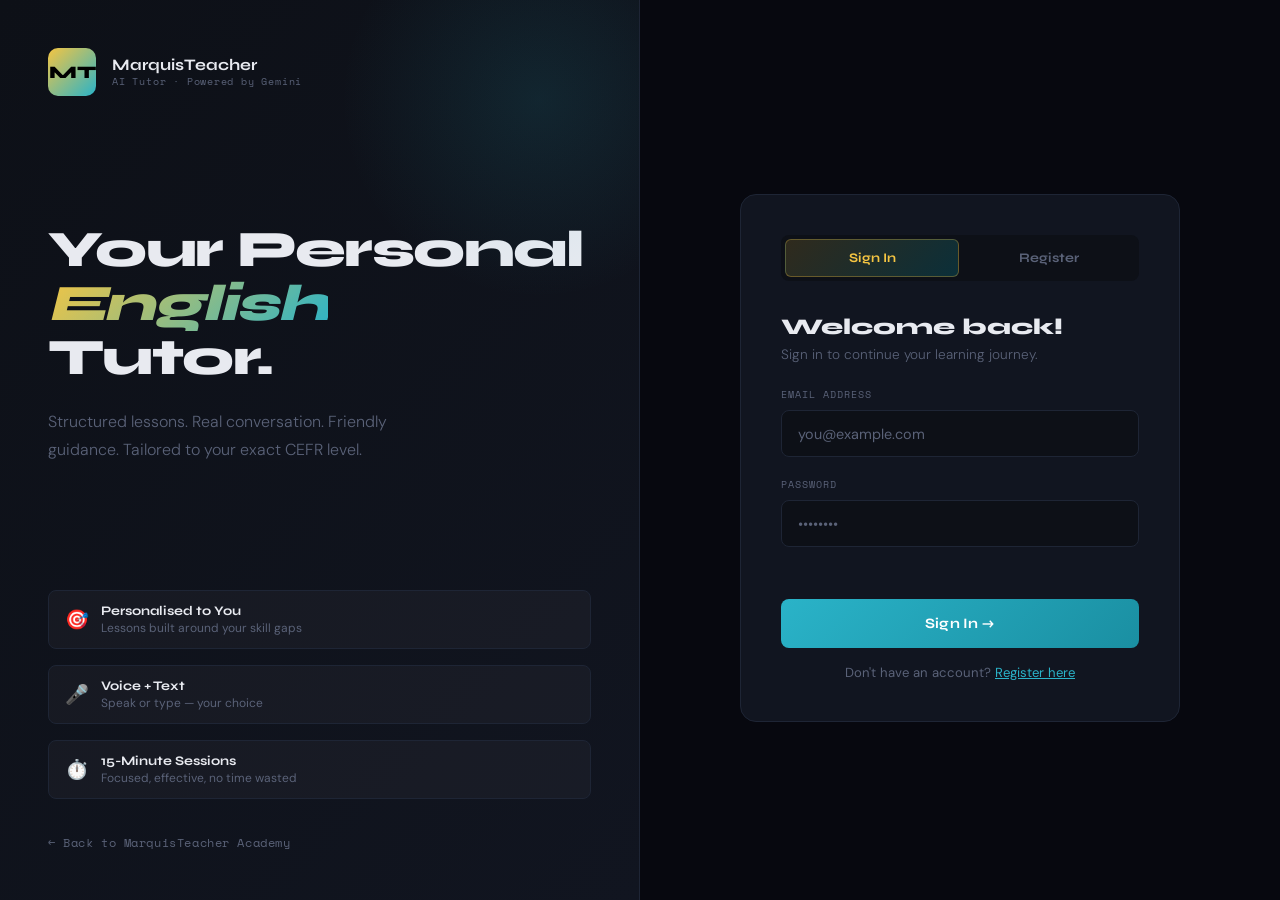
<file: index.html>
<!DOCTYPE html>
<html lang="en">
<head>
<meta charset="UTF-8">
<meta name="viewport" content="width=device-width, initial-scale=1.0">
<title>MarquisTeacher Tutor — Login</title>
<link href="https://fonts.googleapis.com/css2?family=Syne:wght@400;600;700;800&family=DM+Sans:wght@300;400;500&family=Space+Mono:wght@400;700&display=swap" rel="stylesheet">
<link rel="stylesheet" href="style.css">
</head>
<body class="auth-page">

<div class="auth-split">

  <!-- LEFT PANEL -->
  <div class="auth-left">
    <div class="auth-brand">
      <div class="auth-logo">MT</div>
      <div>
        <div class="auth-logo-text">MarquisTeacher</div>
        <div class="auth-logo-sub">AI Tutor · Powered by Gemini</div>
      </div>
    </div>

    <div class="auth-hero-text">
      <h1>Your Personal<br><em>English</em><br>Tutor.</h1>
      <p>Structured lessons. Real conversation. Friendly guidance. Tailored to your exact CEFR level.</p>
    </div>

    <div class="auth-features">
      <div class="auth-feature">
        <div class="af-icon">🎯</div>
        <div>
          <div class="af-title">Personalised to You</div>
          <div class="af-desc">Lessons built around your skill gaps</div>
        </div>
      </div>
      <div class="auth-feature">
        <div class="af-icon">🎤</div>
        <div>
          <div class="af-title">Voice + Text</div>
          <div class="af-desc">Speak or type — your choice</div>
        </div>
      </div>
      <div class="auth-feature">
        <div class="af-icon">⏱️</div>
        <div>
          <div class="af-title">15-Minute Sessions</div>
          <div class="af-desc">Focused, effective, no time wasted</div>
        </div>
      </div>
    </div>

    <div class="auth-back">
      <a href="https://marquisteacher.github.io/MarquisTeacher-Academy" target="_blank">
        ← Back to MarquisTeacher Academy
      </a>
    </div>
  </div>

  <!-- RIGHT PANEL -->
  <div class="auth-right">
    <div class="auth-card">

      <!-- TABS -->
      <div class="auth-tabs">
        <button class="auth-tab active" onclick="switchTab('login')">Sign In</button>
        <button class="auth-tab" onclick="switchTab('register')">Register</button>
      </div>

      <!-- LOGIN FORM -->
      <div id="login-form">
        <div class="auth-form-header">
          <div class="auth-form-title">Welcome back!</div>
          <div class="auth-form-sub">Sign in to continue your learning journey.</div>
        </div>
        <div class="form-field">
          <label class="form-label">Email Address</label>
          <input class="form-input" id="login-email" type="email" placeholder="you@example.com">
        </div>
        <div class="form-field">
          <label class="form-label">Password</label>
          <input class="form-input" id="login-password" type="password" placeholder="••••••••">
        </div>
        <div class="form-error" id="login-error"></div>
        <button class="btn-auth" onclick="handleLogin()">
          <span id="login-btn-text">Sign In →</span>
        </button>
        <div class="auth-switch">
          Don't have an account?
          <span onclick="switchTab('register')">Register here</span>
        </div>
      </div>

      <!-- REGISTER FORM -->
      <div id="register-form" style="display:none">
        <div class="auth-form-header">
          <div class="auth-form-title">Join the Academy!</div>
          <div class="auth-form-sub">Create your account to start learning.</div>
        </div>
        <div class="form-field">
          <label class="form-label">Full Name</label>
          <input class="form-input" id="reg-full-name" type="text" placeholder="Marquis Williams">
        </div>
        <div class="form-field">
          <label class="form-label">Email Address</label>
          <input class="form-input" id="reg-email" type="email" placeholder="you@example.com">
        </div>
        <div class="form-field">
          <label class="form-label">Password</label>
          <input class="form-input" id="reg-password" type="password" placeholder="At least 8 characters">
        </div>
        <div class="form-field">
          <label class="form-label">Your CEFR Level (from exam)</label>
          <div class="level-select-grid">
            <button class="level-sel-btn" data-level="A1" onclick="selectLevel(this)">A1<span>Beginner</span></button>
            <button class="level-sel-btn" data-level="A2" onclick="selectLevel(this)">A2<span>Elementary</span></button>
            <button class="level-sel-btn" data-level="B1" onclick="selectLevel(this)">B1<span>Intermediate</span></button>
            <button class="level-sel-btn" data-level="B2" onclick="selectLevel(this)">B2<span>Upper-Int.</span></button>
            <button class="level-sel-btn" data-level="C1" onclick="selectLevel(this)">C1<span>Advanced</span></button>
            <button class="level-sel-btn" data-level="C2" onclick="selectLevel(this)">C2<span>Mastery</span></button>
          </div>
        </div>
        <div class="form-error" id="reg-error"></div>
        <button class="btn-auth" onclick="handleRegister()">
          <span id="reg-btn-text">Create Account →</span>
        </button>
        <div class="auth-switch">
          Already have an account?
          <span onclick="switchTab('login')">Sign in here</span>
        </div>
      </div>

    </div>
  </div>

</div>

<script src="auth.js"></script>
</body>
</html>
</file>
<file: style.css>
/* ============================================================
   MarquisTeacher AI Tutor — Stylesheet
   Fonts: Syne · DM Sans · Space Mono
   ============================================================ */

:root {
  --bg:         #07080f;
  --surface:    #0d1017;
  --card:       #111520;
  --border:     #1e2535;
  --teal:       #2ab3c8;
  --teal-dark:  #1a8fa2;
  --teal-light: #7dd8e8;
  --gold:       #f5c542;
  --green:      #00e676;
  --red:        #ff4444;
  --purple:     #bb86fc;
  --orange:     #ff9800;
  --text:       #e8eaf0;
  --muted:      #5a6278;
  --white:      #ffffff;
  --cream:      #faf7f2;

  --font-display: 'Syne', sans-serif;
  --font-mono:    'Space Mono', monospace;
  --font-body:    'DM Sans', sans-serif;

  --level-a1: #2ab3c8;
  --level-a2: #27ae60;
  --level-b1: #f39c12;
  --level-b2: #e67e22;
  --level-c1: #e74c3c;
  --level-c2: #8e44ad;
}

* { margin:0; padding:0; box-sizing:border-box; }
html { scroll-behavior:smooth; }

body {
  font-family: var(--font-body);
  background: var(--bg);
  color: var(--text);
  min-height: 100vh;
  overflow-x: hidden;
}

/* Grid bg */
body::before {
  content:'';
  position:fixed; inset:0;
  background-image:
    linear-gradient(rgba(0,229,255,0.025) 1px, transparent 1px),
    linear-gradient(90deg, rgba(0,229,255,0.025) 1px, transparent 1px);
  background-size: 40px 40px;
  pointer-events:none;
  z-index:0;
}

/* ── AUTH PAGE ───────────────────────────────────────────────── */
.auth-page { overflow:hidden; }

.auth-split {
  display:grid;
  grid-template-columns:1fr 1fr;
  min-height:100vh;
  position:relative;
  z-index:1;
}

/* Left panel */
.auth-left {
  background: linear-gradient(135deg, #0d1017 0%, #111520 100%);
  padding:3rem;
  display:flex;
  flex-direction:column;
  justify-content:space-between;
  border-right:1px solid var(--border);
  position:relative;
  overflow:hidden;
}

.auth-left::before {
  content:'';
  position:absolute;
  top:-100px; right:-100px;
  width:400px; height:400px;
  background:radial-gradient(circle, rgba(42,179,200,0.12) 0%, transparent 70%);
  pointer-events:none;
}

.auth-brand {
  display:flex;
  align-items:center;
  gap:1rem;
}

.auth-logo {
  width:48px; height:48px;
  border-radius:10px;
  background:linear-gradient(135deg, var(--gold), var(--teal));
  display:flex;
  align-items:center;
  justify-content:center;
  font-family:var(--font-display);
  font-weight:800;
  font-size:1.1rem;
  color:#000;
}

.auth-logo-text {
  font-family:var(--font-display);
  font-size:1rem;
  font-weight:700;
  color:var(--text);
}

.auth-logo-sub {
  font-family:var(--font-mono);
  font-size:0.62rem;
  color:var(--muted);
  letter-spacing:0.08em;
}

.auth-hero-text {
  flex:1;
  display:flex;
  flex-direction:column;
  justify-content:center;
  padding:2rem 0;
}

.auth-hero-text h1 {
  font-family:var(--font-display);
  font-size:clamp(2.5rem, 4vw, 4rem);
  font-weight:800;
  line-height:1.05;
  letter-spacing:-0.03em;
  margin-bottom:1.5rem;
  color:var(--text);
}

.auth-hero-text h1 em {
  font-style:italic;
  background:linear-gradient(135deg, var(--gold), var(--teal));
  -webkit-background-clip:text;
  -webkit-text-fill-color:transparent;
  background-clip:text;
}

.auth-hero-text p {
  font-size:1rem;
  color:var(--muted);
  line-height:1.7;
  font-weight:300;
  max-width:380px;
}

.auth-features {
  display:flex;
  flex-direction:column;
  gap:1rem;
  margin-bottom:2rem;
}

.auth-feature {
  display:flex;
  align-items:center;
  gap:0.75rem;
  padding:0.75rem 1rem;
  background:rgba(255,255,255,0.03);
  border:1px solid var(--border);
  border-radius:8px;
}

.af-icon { font-size:1.2rem; }

.af-title {
  font-family:var(--font-display);
  font-size:0.82rem;
  font-weight:700;
  color:var(--text);
}

.af-desc {
  font-size:0.75rem;
  color:var(--muted);
  margin-top:1px;
}

.auth-back a {
  font-family:var(--font-mono);
  font-size:0.72rem;
  color:var(--muted);
  text-decoration:none;
  letter-spacing:0.05em;
  transition:color 0.2s;
}

.auth-back a:hover { color:var(--teal); }

/* Right panel */
.auth-right {
  display:flex;
  align-items:center;
  justify-content:center;
  padding:2rem;
  background:var(--bg);
  overflow-y:auto;
  align-items:flex-start;
  padding-top:3rem;
}

.auth-card {
  background:var(--card);
  border:1px solid var(--border);
  border-radius:16px;
  padding:2.5rem;
  width:100%;
  max-width:440px;
  position:relative;
  z-index:1;
  margin:auto 0;
}

.auth-tabs {
  display:flex;
  gap:4px;
  background:var(--surface);
  border-radius:8px;
  padding:4px;
  margin-bottom:2rem;
}

.auth-tab {
  flex:1;
  padding:0.6rem;
  border-radius:6px;
  border:none;
  background:transparent;
  color:var(--muted);
  font-family:var(--font-display);
  font-size:0.82rem;
  font-weight:700;
  cursor:pointer;
  transition:all 0.2s;
}

.auth-tab.active {
  background:linear-gradient(135deg, rgba(245,197,66,0.15), rgba(0,229,255,0.15));
  color:var(--gold);
  border:1px solid rgba(245,197,66,0.3);
}

.auth-form-header { margin-bottom:1.5rem; }

.auth-form-title {
  font-family:var(--font-display);
  font-size:1.4rem;
  font-weight:800;
  color:var(--text);
  margin-bottom:0.4rem;
}

.auth-form-sub {
  font-size:0.85rem;
  color:var(--muted);
  font-weight:300;
}

.form-field { margin-bottom:1.25rem; }

.form-label {
  display:block;
  font-family:var(--font-mono);
  font-size:0.62rem;
  text-transform:uppercase;
  letter-spacing:0.1em;
  color:var(--muted);
  margin-bottom:0.5rem;
}

.form-input {
  width:100%;
  background:var(--surface);
  border:1px solid var(--border);
  border-radius:8px;
  padding:0.85rem 1rem;
  color:var(--text);
  font-family:var(--font-body);
  font-size:0.9rem;
  outline:none;
  transition:border-color 0.2s;
}

.form-input:focus { border-color:var(--teal); }
.form-input::placeholder { color:var(--muted); }

.level-select-grid {
  display:grid;
  grid-template-columns:repeat(3,1fr);
  gap:6px;
}

.level-sel-btn {
  padding:0.6rem 0.4rem;
  border:1px solid var(--border);
  border-radius:8px;
  background:var(--surface);
  color:var(--text);
  font-family:var(--font-mono);
  font-size:0.9rem;
  font-weight:700;
  cursor:pointer;
  transition:all 0.2s;
  display:flex;
  flex-direction:column;
  align-items:center;
  gap:2px;
}

.level-sel-btn span {
  font-family:var(--font-body);
  font-size:0.6rem;
  font-weight:400;
  color:var(--muted);
}

.level-sel-btn:hover,
.level-sel-btn.selected {
  border-color:var(--teal);
  background:rgba(42,179,200,0.1);
  color:var(--teal);
}

.level-sel-btn.selected span { color:var(--teal); }

.form-error {
  font-size:0.8rem;
  color:var(--red);
  margin-bottom:0.75rem;
  min-height:1.2rem;
}

.btn-auth {
  width:100%;
  padding:1rem;
  background:linear-gradient(135deg, var(--teal), var(--teal-dark));
  color:white;
  border:none;
  border-radius:8px;
  font-family:var(--font-display);
  font-size:0.9rem;
  font-weight:700;
  cursor:pointer;
  transition:all 0.25s;
  letter-spacing:0.02em;
  margin-bottom:1rem;
}

.btn-auth:hover {
  transform:translateY(-2px);
  box-shadow:0 8px 24px rgba(42,179,200,0.3);
}

.btn-auth:disabled {
  opacity:0.6;
  cursor:not-allowed;
  transform:none;
}

.btn-auth-outline {
  width:100%;
  padding:0.85rem;
  background:transparent;
  color:var(--teal);
  border:1px solid var(--teal);
  border-radius:8px;
  font-family:var(--font-display);
  font-size:0.9rem;
  font-weight:700;
  cursor:pointer;
  transition:all 0.25s;
}

.btn-auth-outline:hover {
  background:rgba(42,179,200,0.1);
}

.auth-switch {
  text-align:center;
  font-size:0.82rem;
  color:var(--muted);
}

.auth-switch span {
  color:var(--teal);
  cursor:pointer;
  text-decoration:underline;
}

/* ── TUTOR NAV (shared) ──────────────────────────────────────── */
.tutor-nav {
  position:fixed;
  top:0; left:0; right:0;
  z-index:100;
  padding:1rem 2rem;
  display:flex;
  align-items:center;
  justify-content:space-between;
  background:rgba(7,8,15,0.92);
  backdrop-filter:blur(12px);
  border-bottom:1px solid var(--border);
}

.tutor-nav-brand {
  display:flex;
  align-items:center;
  gap:0.75rem;
}

.nav-logo-mark {
  width:36px; height:36px;
  border-radius:8px;
  background:linear-gradient(135deg, var(--gold), var(--teal));
  display:flex;
  align-items:center;
  justify-content:center;
  font-family:var(--font-display);
  font-weight:800;
  font-size:0.85rem;
  color:#000;
  flex-shrink:0;
}

.nav-logo-mark.small {
  width:30px; height:30px;
  font-size:0.72rem;
}

.nav-brand-name {
  font-family:var(--font-display);
  font-size:0.9rem;
  font-weight:700;
  color:var(--text);
}

.nav-brand-sub {
  font-family:var(--font-mono);
  font-size:0.6rem;
  color:var(--muted);
  letter-spacing:0.05em;
}

.tutor-nav-right {
  display:flex;
  align-items:center;
  gap:1rem;
}

.nav-user {
  font-family:var(--font-mono);
  font-size:0.75rem;
  color:var(--muted);
}

.btn-logout {
  padding:0.5rem 1rem;
  background:transparent;
  border:1px solid var(--border);
  border-radius:6px;
  color:var(--muted);
  font-family:var(--font-display);
  font-size:0.75rem;
  font-weight:600;
  cursor:pointer;
  transition:all 0.2s;
}

.btn-logout:hover {
  border-color:var(--red);
  color:var(--red);
}

/* ── DASHBOARD ───────────────────────────────────────────────── */


.dashboard-main {
  max-width:1200px;
  margin:0 auto;
  padding:6rem 2rem 3rem;
  position:relative;
  z-index:1;
}

.dash-hero {
  display:flex;
  align-items:center;
  justify-content:space-between;
  background:var(--card);
  border:1px solid var(--border);
  border-radius:16px;
  padding:2.5rem;
  margin-bottom:1.5rem;
  position:relative;
  overflow:hidden;
}

.dash-hero::before {
  content:'';
  position:absolute;
  right:-100px; top:-100px;
  width:400px; height:400px;
  background:radial-gradient(circle, rgba(42,179,200,0.08) 0%, transparent 70%);
  pointer-events:none;
}

.dash-greeting {
  font-family:var(--font-mono);
  font-size:0.72rem;
  color:var(--teal);
  text-transform:uppercase;
  letter-spacing:0.1em;
  margin-bottom:0.5rem;
}

.dash-name {
  font-family:var(--font-display);
  font-size:2.2rem;
  font-weight:800;
  color:var(--text);
  letter-spacing:-0.02em;
  margin-bottom:0.5rem;
}

.dash-tagline {
  font-size:0.9rem;
  color:var(--muted);
  font-weight:300;
  max-width:400px;
  line-height:1.6;
}

.dash-level-badge {
  text-align:center;
  background:rgba(255,255,255,0.03);
  border:1px solid var(--border);
  border-radius:12px;
  padding:1.5rem 2rem;
  flex-shrink:0;
}

.dlb-code {
  font-family:var(--font-display);
  font-size:3rem;
  font-weight:800;
  line-height:1;
  margin-bottom:0.25rem;
}

.dlb-name {
  font-size:0.85rem;
  color:var(--muted);
  margin-bottom:0.4rem;
}

.dlb-label {
  font-family:var(--font-mono);
  font-size:0.6rem;
  color:var(--muted);
  text-transform:uppercase;
  letter-spacing:0.1em;
}

.dash-stats {
  display:grid;
  grid-template-columns:repeat(4,1fr);
  gap:1rem;
  margin-bottom:1.5rem;
}

.dash-stat-card {
  background:var(--card);
  border:1px solid var(--border);
  border-radius:12px;
  padding:1.5rem;
  text-align:center;
  transition:border-color 0.2s;
}

.dash-stat-card:hover { border-color:var(--teal); }

.dsc-num {
  font-family:var(--font-display);
  font-size:2rem;
  font-weight:800;
  color:var(--teal);
  display:block;
}

.dsc-label {
  font-family:var(--font-mono);
  font-size:0.65rem;
  color:var(--muted);
  text-transform:uppercase;
  letter-spacing:0.08em;
  margin-top:0.3rem;
}

.dash-grid {
  display:grid;
  grid-template-columns:1fr 1fr;
  gap:1rem;
}

.dash-card {
  background:var(--card);
  border:1px solid var(--border);
  border-radius:16px;
  padding:2rem;
}

.dash-card-full {
  grid-column:1 / -1;
}

.dash-card-primary {
  background:linear-gradient(135deg, #0d1320 0%, #111a2e 100%);
  border-color:rgba(42,179,200,0.3);
  position:relative;
  overflow:hidden;
}

.dash-card-primary::before {
  content:'';
  position:absolute;
  bottom:-80px; right:-80px;
  width:300px; height:300px;
  background:radial-gradient(circle, rgba(42,179,200,0.1) 0%, transparent 70%);
  pointer-events:none;
}

.dc-tag {
  font-family:var(--font-mono);
  font-size:0.65rem;
  color:var(--teal);
  text-transform:uppercase;
  letter-spacing:0.12em;
  margin-bottom:0.75rem;
}

.dc-title {
  font-family:var(--font-display);
  font-size:1.6rem;
  font-weight:800;
  color:var(--text);
  line-height:1.15;
  margin-bottom:0.75rem;
  letter-spacing:-0.02em;
}

.dc-title-sm {
  font-family:var(--font-display);
  font-size:1rem;
  font-weight:700;
  color:var(--text);
  margin-bottom:1rem;
}

.dc-desc {
  font-size:0.85rem;
  color:var(--muted);
  line-height:1.6;
  font-weight:300;
  margin-bottom:1.5rem;
}

.session-breakdown {
  display:flex;
  align-items:center;
  gap:1rem;
  background:rgba(255,255,255,0.04);
  border:1px solid var(--border);
  border-radius:10px;
  padding:1rem;
  margin-bottom:1.5rem;
}

.sb-item { text-align:center; flex:1; }

.sb-time {
  font-family:var(--font-display);
  font-size:1.4rem;
  font-weight:800;
  color:var(--gold);
}

.sb-label {
  font-size:0.75rem;
  color:var(--muted);
  margin:0.2rem 0;
}

.sb-icons { font-size:0.85rem; }

.sb-divider {
  font-size:1.2rem;
  color:var(--teal);
  font-weight:700;
}

.btn-start-session {
  width:100%;
  padding:1rem;
  background:linear-gradient(135deg, var(--teal), var(--teal-dark));
  color:white;
  border:none;
  border-radius:8px;
  font-family:var(--font-display);
  font-size:1rem;
  font-weight:700;
  cursor:pointer;
  transition:all 0.25s;
  position:relative;
  z-index:1;
}

.btn-start-session:hover {
  transform:translateY(-2px);
  box-shadow:0 8px 24px rgba(42,179,200,0.35);
}

.skill-snapshot {
  display:flex;
  flex-direction:column;
  gap:0.75rem;
  margin-bottom:1rem;
}

.ss-item {
  display:flex;
  align-items:center;
  gap:0.75rem;
}

.ss-label {
  font-size:0.78rem;
  color:var(--text);
  min-width:110px;
}

.ss-bar-wrap {
  flex:1;
  height:6px;
  background:rgba(255,255,255,0.06);
  border-radius:3px;
  overflow:hidden;
}

.ss-bar {
  height:100%;
  background:var(--teal);
  border-radius:3px;
  transition:width 1s ease;
}

.ss-pct {
  font-family:var(--font-mono);
  font-size:0.7rem;
  color:var(--muted);
  min-width:30px;
  text-align:right;
}

.snap-note {
  font-size:0.75rem;
  color:var(--muted);
  margin-top:0.5rem;
}

.snap-note a {
  color:var(--teal);
  text-decoration:none;
}

.snap-note a:hover { text-decoration:underline; }

.empty-history {
  text-align:center;
  padding:2rem;
  color:var(--muted);
  font-size:0.9rem;
  font-weight:300;
}

.session-history-item {
  display:flex;
  align-items:center;
  justify-content:space-between;
  padding:0.85rem 1rem;
  border-bottom:1px solid var(--border);
  transition:background 0.2s;
}

.session-history-item:last-child { border-bottom:none; }
.session-history-item:hover { background:rgba(255,255,255,0.02); }

.shi-left { display:flex; align-items:center; gap:0.75rem; }

.shi-icon {
  width:32px; height:32px;
  border-radius:50%;
  background:rgba(42,179,200,0.1);
  display:flex;
  align-items:center;
  justify-content:center;
  font-size:0.9rem;
}

.shi-title {
  font-family:var(--font-display);
  font-size:0.85rem;
  font-weight:600;
  color:var(--text);
}

.shi-date {
  font-family:var(--font-mono);
  font-size:0.65rem;
  color:var(--muted);
  margin-top:2px;
}

.shi-badge {
  font-family:var(--font-mono);
  font-size:0.72rem;
  font-weight:700;
  padding:3px 10px;
  border-radius:100px;
  background:rgba(42,179,200,0.1);
  color:var(--teal);
}

/* ── TUTOR SESSION PAGE ───────────────────────────────────────── */
.tutor-page { overflow:hidden; height:100vh; }

.session-nav {
  position:fixed;
  top:0; left:0; right:0;
  z-index:100;
  padding:0.85rem 1.5rem;
  display:flex;
  align-items:center;
  justify-content:space-between;
  background:rgba(7,8,15,0.95);
  backdrop-filter:blur(12px);
  border-bottom:1px solid var(--border);
}

.sn-left {
  display:flex;
  align-items:center;
  gap:0.75rem;
}

.sn-session-info .sn-title {
  font-family:var(--font-mono);
  font-size:0.6rem;
  color:var(--teal);
  text-transform:uppercase;
  letter-spacing:0.1em;
}

.sn-user {
  font-family:var(--font-display);
  font-size:0.85rem;
  font-weight:700;
  color:var(--text);
}

.sn-center { text-align:center; }

.session-timer {
  font-family:var(--font-mono);
  font-size:1.8rem;
  font-weight:700;
  color:var(--gold);
  letter-spacing:0.05em;
  line-height:1;
}

.session-timer.urgent { color:var(--red); animation:timerPulse 1s ease infinite; }

@keyframes timerPulse {
  0%,100%{opacity:1} 50%{opacity:0.5}
}

.timer-label {
  font-family:var(--font-mono);
  font-size:0.6rem;
  color:var(--muted);
  text-transform:uppercase;
  letter-spacing:0.1em;
  margin-top:2px;
}

.sn-right {
  display:flex;
  align-items:center;
  gap:1rem;
}

.session-phase-indicator {
  display:flex;
  align-items:center;
  gap:6px;
}

.phase-dot {
  width:8px; height:8px;
  border-radius:50%;
  background:var(--border);
  transition:background 0.3s;
}

.phase-dot.active { background:var(--teal); }
.phase-dot.done   { background:var(--green); }

.phase-line {
  width:20px; height:2px;
  background:var(--border);
}

.btn-end-session {
  padding:0.5rem 1rem;
  background:transparent;
  border:1px solid rgba(255,68,68,0.4);
  border-radius:6px;
  color:rgba(255,68,68,0.7);
  font-family:var(--font-display);
  font-size:0.72rem;
  font-weight:700;
  cursor:pointer;
  transition:all 0.2s;
}

.btn-end-session:hover {
  border-color:var(--red);
  color:var(--red);
  background:rgba(255,68,68,0.08);
}

/* Session layout */
.session-layout {
  display: grid;
  grid-template-columns: 260px 1fr;
  height: 100vh;
  padding-top: 60px;
  position: relative;
  z-index: 1;
  overflow: hidden;
}

/* Marq sidebar */
.marq-sidebar {
  background:var(--surface);
  border-right:1px solid var(--border);
  padding:1.5rem;
  display:flex;
  flex-direction:column;
  gap:1.5rem;
  overflow-y:auto;
}

.marq-avatar { text-align:center; }

.marq-face {
  width:80px; height:80px;
  border-radius:50%;
  background:linear-gradient(135deg, var(--gold), var(--teal));
  display:flex;
  align-items:center;
  justify-content:center;
  margin:0 auto 0.5rem;
  overflow:hidden;
  animation:marqFloat 3s ease-in-out infinite;
}

@keyframes marqFloat {
  0%,100%{transform:translateY(0)}
  50%{transform:translateY(-6px)}
}

.marq-img { width:100%; height:100%; object-fit:cover; border-radius:50%; }
.marq-fallback { font-size:2.5rem; display:none; }

.marq-status {
  display:flex;
  align-items:center;
  justify-content:center;
  gap:6px;
  font-family:var(--font-mono);
  font-size:0.62rem;
  color:var(--green);
}

.marq-status-dot {
  width:6px; height:6px;
  border-radius:50%;
  background:var(--green);
  animation:statusPulse 2s infinite;
}

@keyframes statusPulse {
  0%,100%{opacity:1;transform:scale(1)}
  50%{opacity:0.4;transform:scale(1.3)}
}

.marq-name {
  font-family:var(--font-display);
  font-size:1rem;
  font-weight:800;
  color:var(--text);
  text-align:center;
}

.marq-role {
  font-size:0.75rem;
  color:var(--muted);
  text-align:center;
  margin-top:2px;
  font-weight:300;
}

.marq-level-tag {
  font-family:var(--font-mono);
  font-size:0.65rem;
  color:var(--teal);
  text-align:center;
  margin-top:4px;
  letter-spacing:0.05em;
}

.phase-panel {
  display:flex;
  flex-direction:column;
  gap:0.5rem;
}

.pp-item {
  display:flex;
  align-items:center;
  gap:0.75rem;
  padding:0.75rem;
  border-radius:8px;
  border:1px solid transparent;
  opacity:0.5;
  transition:all 0.3s;
}

.pp-item.active {
  background:rgba(42,179,200,0.08);
  border-color:rgba(42,179,200,0.3);
  opacity:1;
}

.pp-item.done {
  opacity:0.7;
  border-color:rgba(0,230,118,0.2);
}

.pp-num {
  font-family:var(--font-mono);
  font-size:0.72rem;
  color:var(--teal);
  font-weight:700;
}

.pp-title {
  font-size:0.8rem;
  font-weight:500;
  color:var(--text);
}

.pp-time {
  font-family:var(--font-mono);
  font-size:0.62rem;
  color:var(--muted);
}

.voice-panel {
  background:rgba(255,255,255,0.03);
  border:1px solid var(--border);
  border-radius:10px;
  padding:1rem;
}

.vp-label {
  font-family:var(--font-mono);
  font-size:0.62rem;
  color:var(--muted);
  text-transform:uppercase;
  letter-spacing:0.08em;
  margin-bottom:0.6rem;
}

.voice-toggle {
  width:100%;
  padding:0.6rem;
  background:var(--surface);
  border:1px solid var(--border);
  border-radius:6px;
  color:var(--text);
  font-family:var(--font-display);
  font-size:0.78rem;
  font-weight:600;
  cursor:pointer;
  transition:all 0.2s;
  display:flex;
  align-items:center;
  justify-content:center;
  gap:6px;
}

.voice-toggle:hover,
.voice-toggle.active {
  border-color:var(--teal);
  color:var(--teal);
  background:rgba(42,179,200,0.08);
}

.voice-toggle.listening {
  border-color:var(--red);
  color:var(--red);
  background:rgba(255,68,68,0.08);
  animation:listeningPulse 1s ease infinite;
}

@keyframes listeningPulse {
  0%,100%{box-shadow:0 0 0 0 rgba(255,68,68,0.3)}
  50%{box-shadow:0 0 0 8px rgba(255,68,68,0)}
}

/* Chat area */
.chat-area {
  display: flex;
  flex-direction: column;
  height: 100%;
  max-height: 100%;
  overflow: hidden;
  background: var(--bg);
}

.messages {
  flex: 1;
  overflow-y: auto;
  overflow-x: hidden;
  padding: 1.5rem;
  display: flex;
  flex-direction: column;
  gap: 1rem;
  scroll-behavior: smooth;
  min-height: 0;
}

.messages::-webkit-scrollbar { width:4px; }
.messages::-webkit-scrollbar-track { background:transparent; }
.messages::-webkit-scrollbar-thumb { background:var(--border); border-radius:2px; }

.message {
  display:flex;
  gap:0.75rem;
  animation:msgSlide 0.3s ease both;
  max-width:85%;
}

@keyframes msgSlide {
  from{opacity:0;transform:translateY(10px)}
  to{opacity:1;transform:translateY(0)}
}

.message.user-msg {
  align-self:flex-end;
  flex-direction:row-reverse;
}

.msg-avatar {
  width:32px; height:32px;
  border-radius:50%;
  background:rgba(42,179,200,0.1);
  display:flex;
  align-items:center;
  justify-content:center;
  font-size:0.9rem;
  flex-shrink:0;
  margin-top:4px;
}

.user-msg .msg-avatar {
  background:rgba(245,197,66,0.1);
}

.msg-bubble {
  background:var(--card);
  border:1px solid var(--border);
  border-radius:0 12px 12px 12px;
  padding:0.85rem 1rem;
  max-width:100%;
}

.user-msg .msg-bubble {
  background:rgba(42,179,200,0.08);
  border-color:rgba(42,179,200,0.2);
  border-radius:12px 0 12px 12px;
}

.msg-name {
  font-family:var(--font-mono);
  font-size:0.6rem;
  color:var(--teal);
  text-transform:uppercase;
  letter-spacing:0.08em;
  margin-bottom:0.4rem;
}

.user-msg .msg-name { color:var(--gold); }

.msg-text {
  font-size:0.9rem;
  color:var(--text);
  line-height:1.6;
  white-space:pre-wrap;
}

.msg-correction {
  margin-top:0.5rem;
  padding:0.5rem 0.75rem;
  background:rgba(245,197,66,0.08);
  border-left:2px solid var(--gold);
  border-radius:0 4px 4px 0;
  font-size:0.82rem;
  color:var(--gold);
  line-height:1.5;
}

/* Typing indicator */
.typing-indicator {
  display:flex;
  align-items:center;
  gap:0.75rem;
  padding:0 1.5rem 0.5rem;
}

.typing-avatar {
  width:32px; height:32px;
  border-radius:50%;
  background:rgba(42,179,200,0.1);
  display:flex;
  align-items:center;
  justify-content:center;
  font-size:0.9rem;
}

.typing-bubble {
  display:flex;
  gap:4px;
  align-items:center;
  background:var(--card);
  border:1px solid var(--border);
  border-radius:12px;
  padding:0.75rem 1rem;
}

.typing-dot {
  width:6px; height:6px;
  border-radius:50%;
  background:var(--muted);
  animation:typingBounce 1.4s ease infinite;
}

.typing-dot:nth-child(2) { animation-delay:0.2s; }
.typing-dot:nth-child(3) { animation-delay:0.4s; }

@keyframes typingBounce {
  0%,60%,100%{transform:translateY(0);opacity:0.4}
  30%{transform:translateY(-6px);opacity:1}
}

/* Input area */
.chat-input-area {
  padding:1rem 1.5rem;
  background:var(--surface);
  border-top:1px solid var(--border);
}

.quick-responses {
  display:flex;
  gap:8px;
  flex-wrap:wrap;
  margin-bottom:0.75rem;
}

.qr-btn {
  padding:0.4rem 0.85rem;
  background:rgba(42,179,200,0.08);
  border:1px solid rgba(42,179,200,0.3);
  border-radius:100px;
  color:var(--teal);
  font-family:var(--font-body);
  font-size:0.8rem;
  cursor:pointer;
  transition:all 0.2s;
}

.qr-btn:hover {
  background:rgba(42,179,200,0.15);
}

.chat-input-row {
  display:flex;
  gap:0.75rem;
  align-items:flex-end;
}

.chat-input-wrap {
  flex:1;
  position:relative;
}

.chat-input {
  width:100%;
  background:var(--card);
  border:1px solid var(--border);
  border-radius:10px;
  padding:0.85rem 3rem 0.85rem 1rem;
  color:var(--text);
  font-family:var(--font-body);
  font-size:0.9rem;
  outline:none;
  resize:none;
  transition:border-color 0.2s;
  min-height:48px;
  max-height:120px;
  line-height:1.5;
}

.chat-input:focus { border-color:var(--teal); }
.chat-input::placeholder { color:var(--muted); }

.mic-btn {
  position:absolute;
  right:0.75rem;
  bottom:0.75rem;
  background:none;
  border:none;
  cursor:pointer;
  font-size:1rem;
  opacity:0.6;
  transition:opacity 0.2s;
  padding:2px;
}

.mic-btn:hover { opacity:1; }
.mic-btn.active { opacity:1; animation:micPulse 1s ease infinite; }

@keyframes micPulse {
  0%,100%{transform:scale(1)}
  50%{transform:scale(1.2)}
}

.send-btn {
  padding:0.85rem 1.5rem;
  background:linear-gradient(135deg, var(--teal), var(--teal-dark));
  color:white;
  border:none;
  border-radius:10px;
  font-family:var(--font-display);
  font-size:0.85rem;
  font-weight:700;
  cursor:pointer;
  transition:all 0.2s;
  white-space:nowrap;
  height:48px;
}

.send-btn:hover {
  transform:translateY(-1px);
  box-shadow:0 4px 16px rgba(42,179,200,0.3);
}

.send-btn:disabled {
  opacity:0.5;
  cursor:not-allowed;
  transform:none;
}

.input-hint {
  font-family:var(--font-mono);
  font-size:0.6rem;
  color:var(--muted);
  text-align:center;
  margin-top:0.5rem;
  letter-spacing:0.05em;
}

/* Session complete overlay */
.session-complete-overlay {
  position:fixed;
  inset:0;
  background:rgba(7,8,15,0.92);
  backdrop-filter:blur(12px);
  z-index:500;
  display:flex;
  align-items:center;
  justify-content:center;
  padding:2rem;
}

.sc-card {
  background:var(--card);
  border:1px solid var(--border);
  border-radius:20px;
  padding:3rem;
  max-width:480px;
  width:100%;
  text-align:center;
  animation:scPop 0.5s cubic-bezier(0.34,1.56,0.64,1) both;
}

@keyframes scPop {
  from{transform:scale(0.8);opacity:0}
  to{transform:scale(1);opacity:1}
}

.sc-emoji { font-size:3rem; margin-bottom:1rem; }

.sc-title {
  font-family:var(--font-display);
  font-size:2rem;
  font-weight:800;
  color:var(--text);
  margin-bottom:0.5rem;
}

.sc-name {
  font-size:1rem;
  color:var(--muted);
  margin-bottom:2rem;
  font-weight:300;
}

.sc-stats {
  display:grid;
  grid-template-columns:repeat(3,1fr);
  gap:1rem;
  margin-bottom:1.5rem;
  background:var(--surface);
  border-radius:12px;
  padding:1.5rem;
}

.sc-stat-num {
  font-family:var(--font-display);
  font-size:1.8rem;
  font-weight:800;
  color:var(--teal);
}

.sc-stat-label {
  font-family:var(--font-mono);
  font-size:0.62rem;
  color:var(--muted);
  text-transform:uppercase;
  letter-spacing:0.08em;
  margin-top:4px;
}

.sc-summary {
  font-size:0.9rem;
  color:var(--muted);
  line-height:1.6;
  margin-bottom:2rem;
  font-weight:300;
}

.sc-actions {
  display:flex;
  flex-direction:column;
  gap:0.75rem;
}

/* ── RESPONSIVE ───────────────────────────────────────────────── */
@media (max-width:900px) {
  .auth-split { grid-template-columns:1fr; }
  .auth-left  { display:none; }
  .auth-right { padding:2rem 1rem; }

  .dash-stats { grid-template-columns:1fr 1fr; }
  .dash-grid  { grid-template-columns:1fr; }

  .session-layout { grid-template-columns:1fr; }
  .marq-sidebar   { display:none; }

  .session-nav { padding:0.75rem 1rem; }
  .session-timer { font-size:1.3rem; }
}

/* ── PREVIEW SCREEN ─────────────────────────────────────────── */
.preview-container {
  min-height: 100vh;
  display: flex;
  align-items: center;
  justify-content: center;
  padding: 2rem;
  background: var(--bg);
  position: relative;
  z-index: 1;
}

.preview-card {
  background: var(--card);
  border: 1px solid var(--border);
  border-radius: 20px;
  padding: 3rem;
  max-width: 520px;
  width: 100%;
  text-align: center;
  animation: scPop 0.5s cubic-bezier(0.34, 1.56, 0.64, 1) both;
}

.preview-tag {
  font-family: var(--font-mono);
  font-size: 0.65rem;
  color: var(--teal);
  text-transform: uppercase;
  letter-spacing: 0.12em;
  margin-bottom: 0.75rem;
}

.preview-title {
  font-family: var(--font-display);
  font-size: 2rem;
  font-weight: 800;
  color: var(--text);
  letter-spacing: -0.02em;
  margin-bottom: 0.75rem;
}

.preview-sub {
  font-size: 0.9rem;
  color: var(--muted);
  line-height: 1.6;
  font-weight: 300;
  margin-bottom: 2rem;
}

.preview-level {
  display: inline-flex;
  flex-direction: column;
  align-items: center;
  background: rgba(255,255,255,0.04);
  border: 1px solid var(--border);
  border-radius: 12px;
  padding: 1.25rem 2.5rem;
  margin-bottom: 2rem;
}

.plb-code {
  font-family: var(--font-display);
  font-size: 3rem;
  font-weight: 800;
  line-height: 1;
  margin-bottom: 0.25rem;
}

.plb-name {
  font-size: 0.85rem;
  color: var(--muted);
  margin-bottom: 0.4rem;
}

.plb-label {
  font-family: var(--font-mono);
  font-size: 0.6rem;
  color: var(--muted);
  text-transform: uppercase;
  letter-spacing: 0.1em;
}

.preview-focus {
  background: rgba(255,255,255,0.03);
  border: 1px solid var(--border);
  border-radius: 12px;
  padding: 1.5rem;
  margin-bottom: 2rem;
  text-align: left;
}

.pf-title {
  font-family: var(--font-mono);
  font-size: 0.65rem;
  color: var(--muted);
  text-transform: uppercase;
  letter-spacing: 0.1em;
  margin-bottom: 1rem;
}

.preview-skill-item {
  display: flex;
  align-items: center;
  justify-content: space-between;
  padding: 0.6rem 0;
  border-bottom: 1px solid rgba(255,255,255,0.04);
}

.preview-skill-item:last-child {
  border-bottom: none;
}

.psi-left {
  display: flex;
  align-items: center;
  gap: 0.75rem;
}

.psi-icon { font-size: 1rem; }

.psi-name {
  font-size: 0.85rem;
  font-weight: 500;
  color: var(--text);
}

.psi-pct {
  font-family: var(--font-mono);
  font-size: 0.8rem;
  font-weight: 700;
}

.psi-tag {
  font-family: var(--font-mono);
  font-size: 0.62rem;
  font-weight: 700;
  padding: 3px 10px;
  border-radius: 100px;
  text-transform: uppercase;
  letter-spacing: 0.05em;
}

.tag-priority {
  background: rgba(231,76,60,0.12);
  color: #e74c3c;
}

.tag-focus {
  background: rgba(243,156,18,0.12);
  color: #f39c12;
}

.tag-good {
  background: rgba(42,179,200,0.12);
  color: var(--teal);
}

.tag-strong {
  background: rgba(39,174,96,0.12);
  color: #27ae60;
}

.preview-actions {
  display: flex;
  flex-direction: column;
  gap: 0.75rem;
}
</file>
